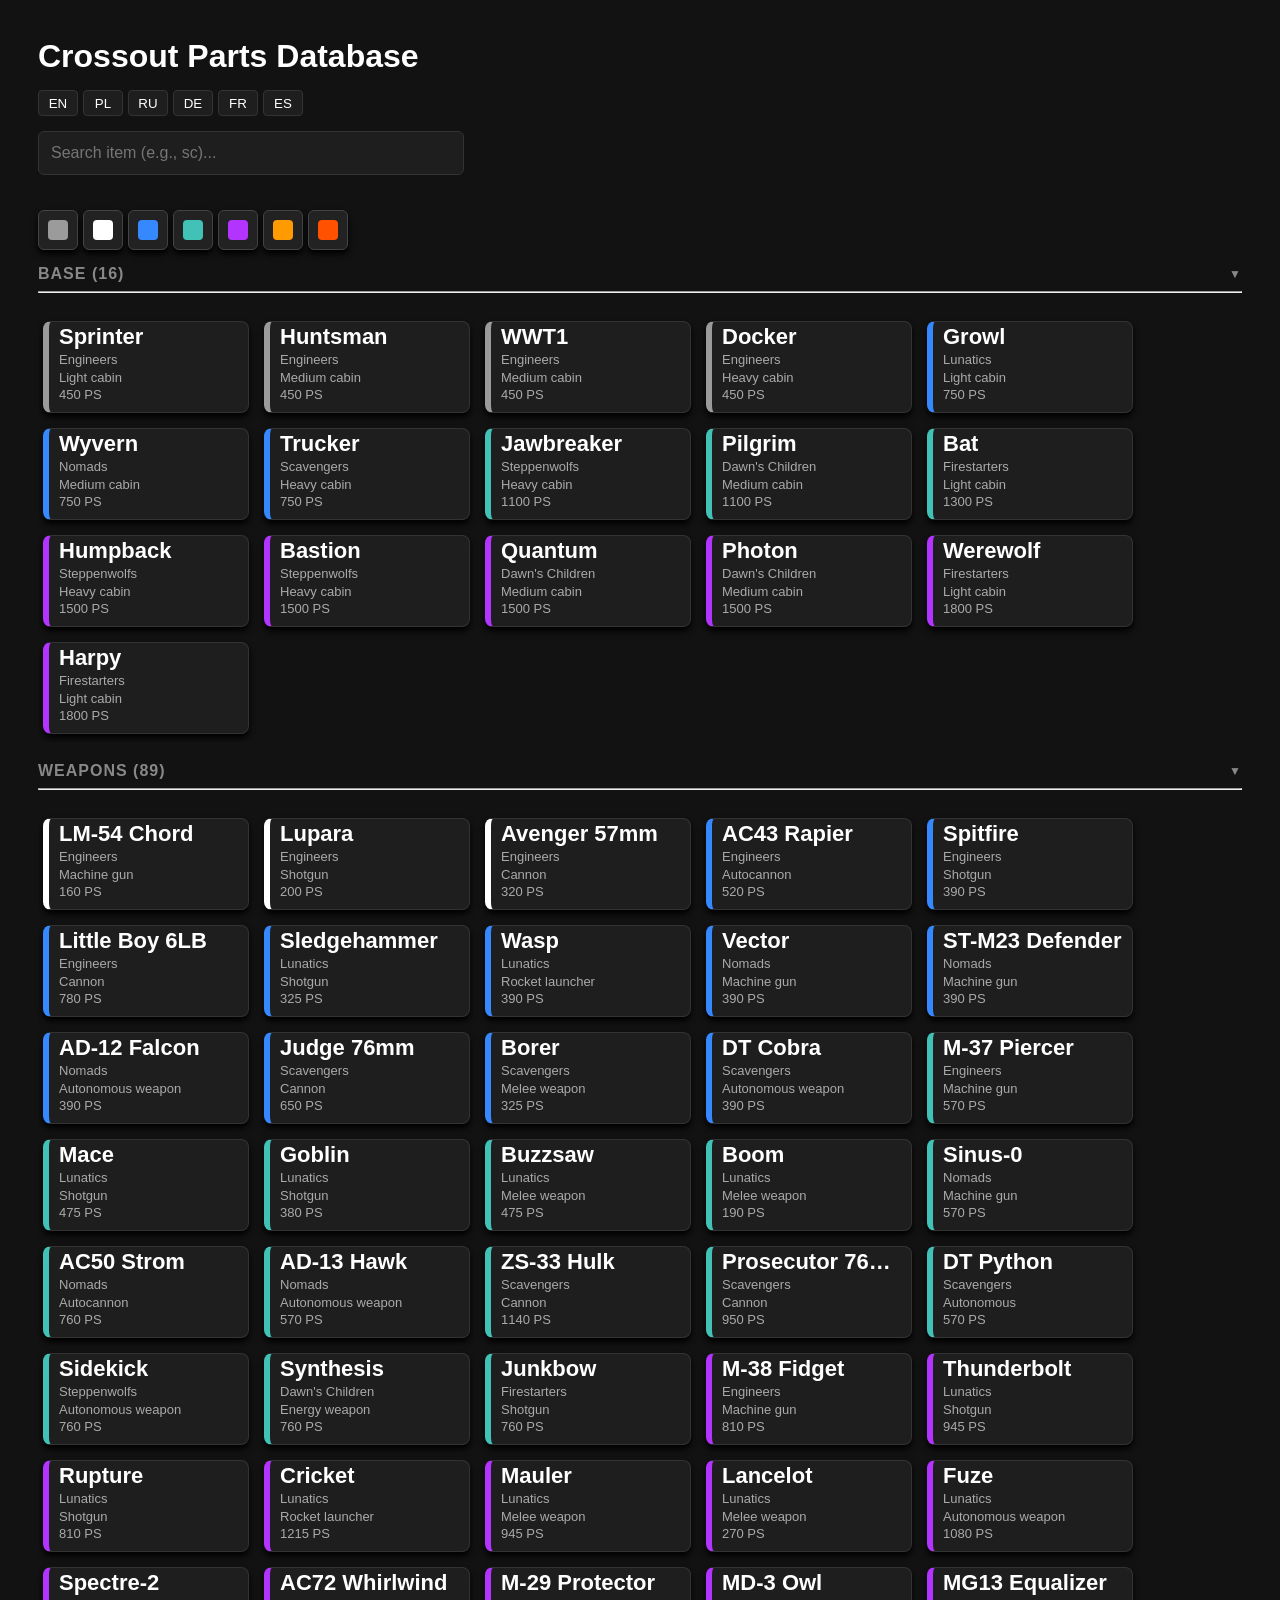
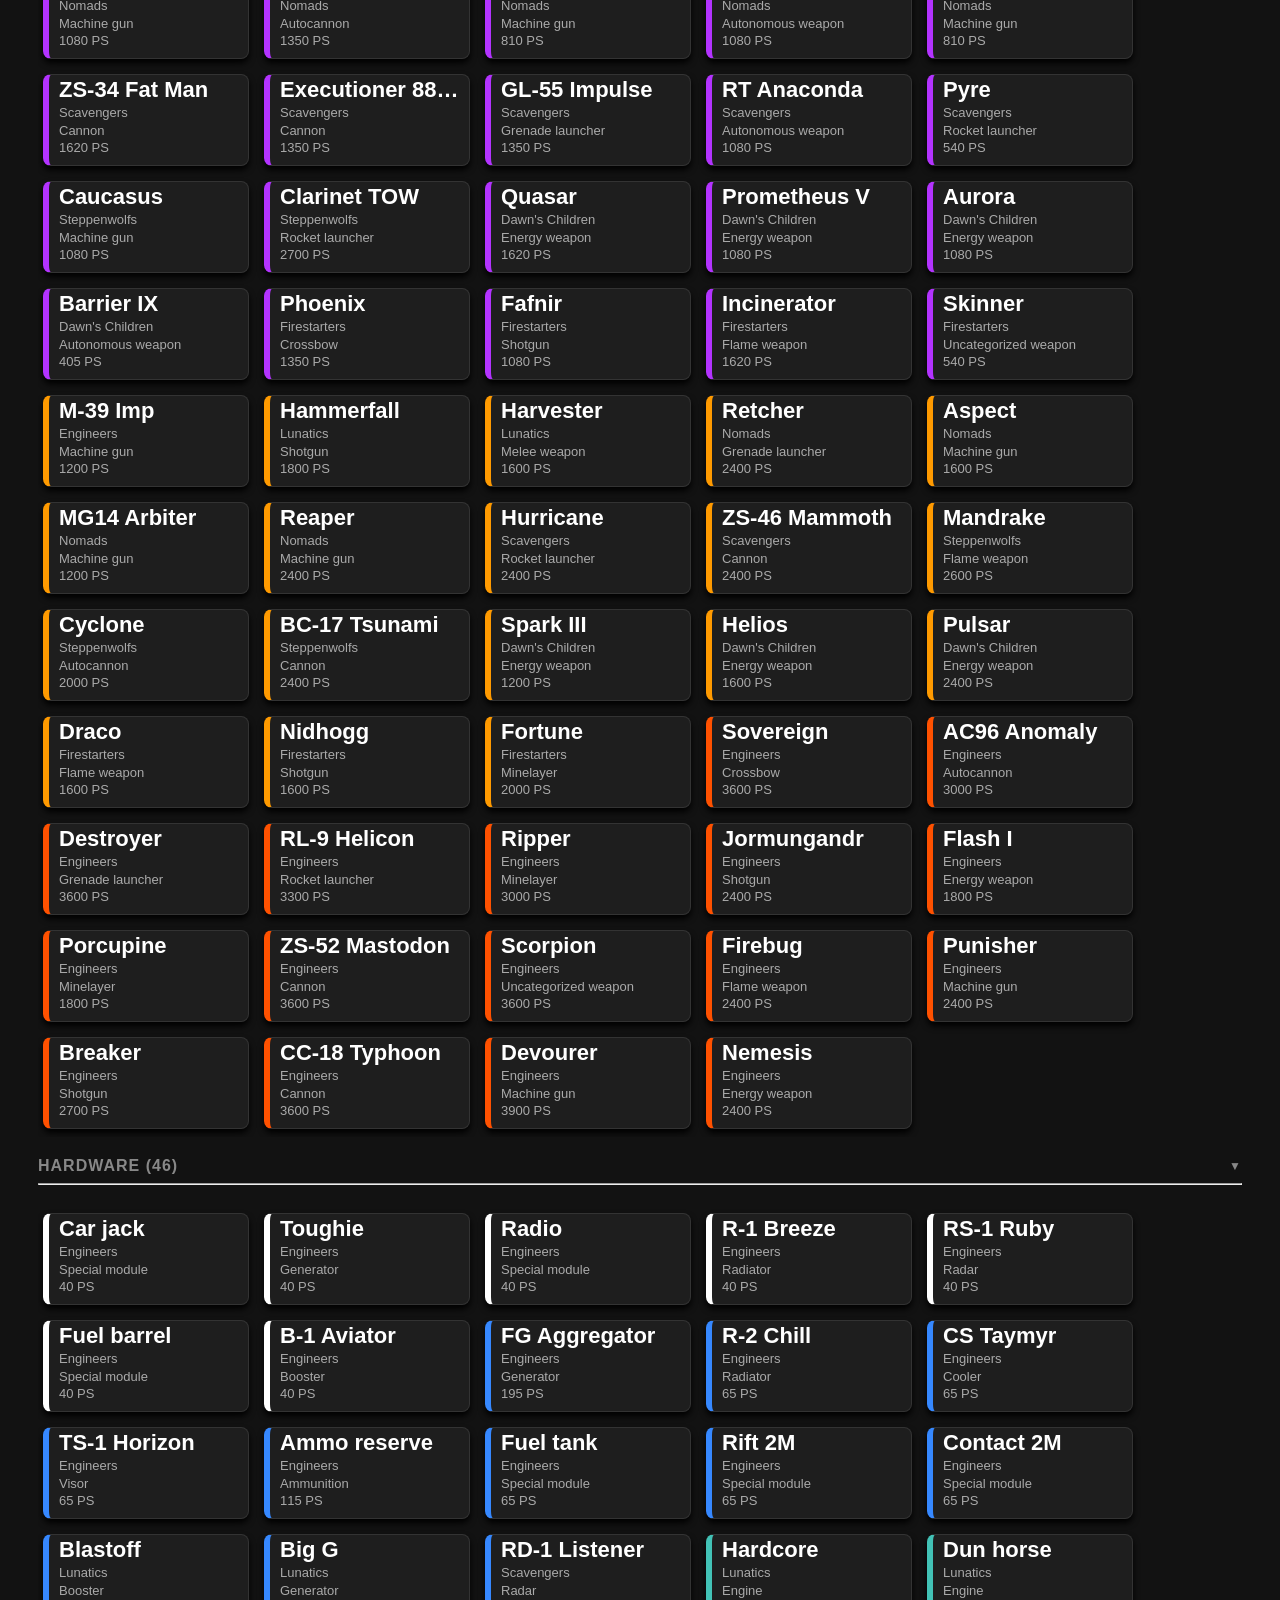
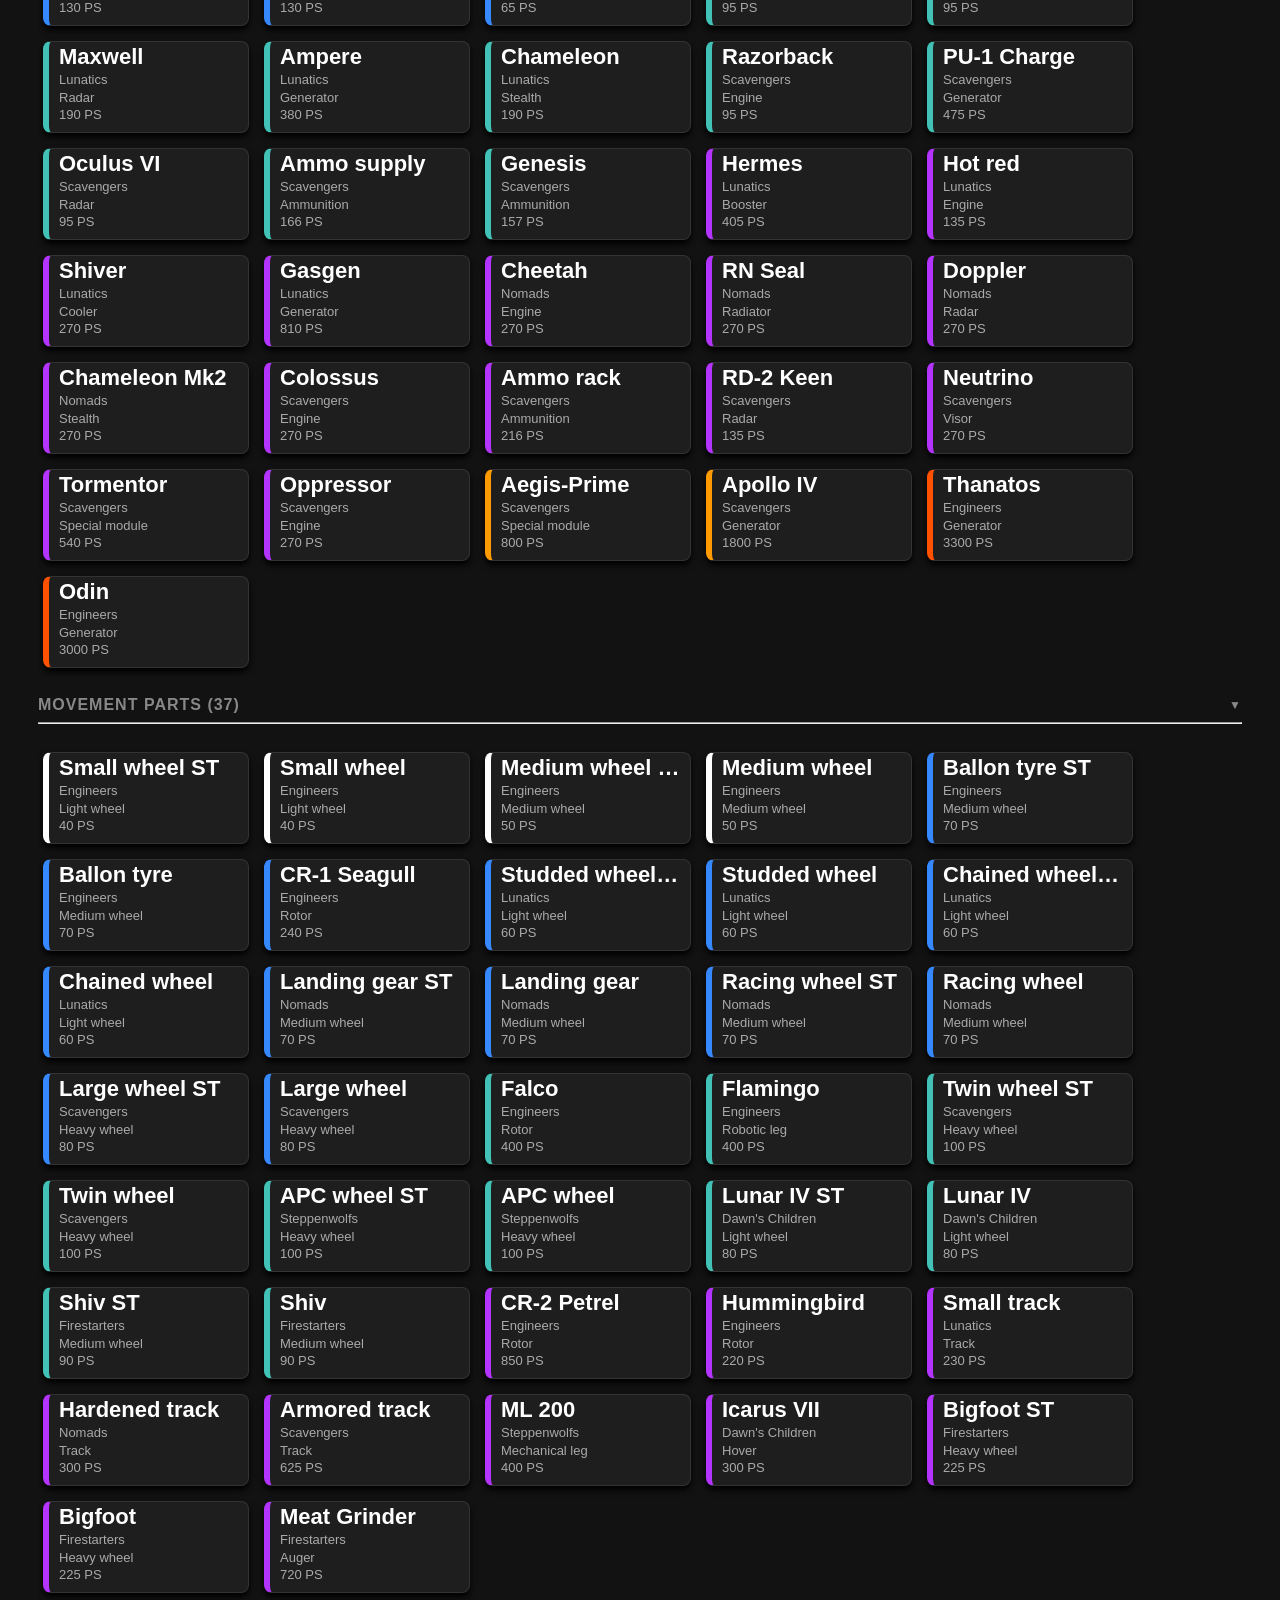
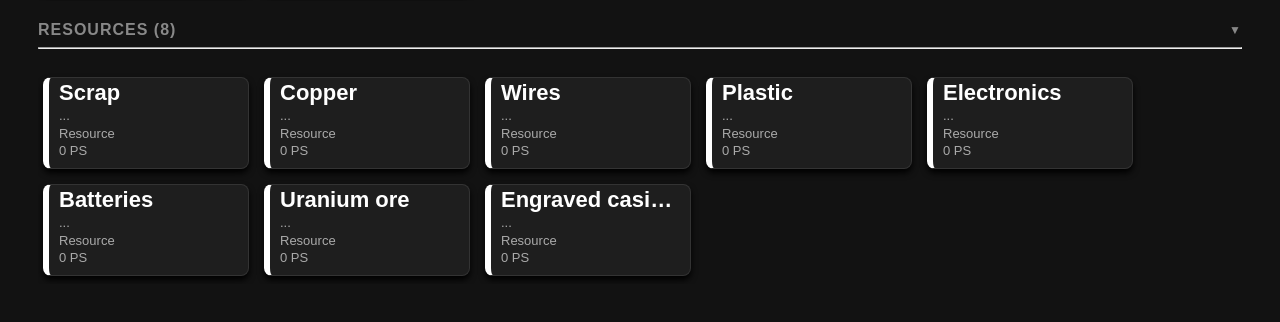
<file: index.html>
<!DOCTYPE html>
<html lang="en">
	<head>
		<meta charset="UTF-8">
		<meta name="viewport" content="width=device-width, initial-scale=1.0">
		<link rel="stylesheet" href="style.css">
		<title>CrossCalc</title>
	</head>
	<body>
		<h1 ccl="title" style="margin: 0 0 15px 0;">Crossout Parts Database</h1>
		<div class="langs-bar">
			<button class="lang-btn" onclick="setLanguage('en')">EN</button>
			<button class="lang-btn" onclick="setLanguage('pl')">PL</button>
			<button class="lang-btn" onclick="setLanguage('ru')">RU</button>
			<button class="lang-btn" onclick="setLanguage('de')">DE</button>
			<button class="lang-btn" onclick="setLanguage('fr')">FR</button>
			<button class="lang-btn" onclick="setLanguage('es')">ES</button>
		</div>
		<input type="text" id="searchInput" placeholder="Search item (e.g., sc)..." oninput="filterItems()">
		<div id="rare-choose" style="margin: 10px 0; display: flex; gap: 5px; flex-wrap: wrap;"></div>
		<div class="grid" id="itemsContainer"></div>
		<script src="script.js"></script>
	</body>
</html>
</file>
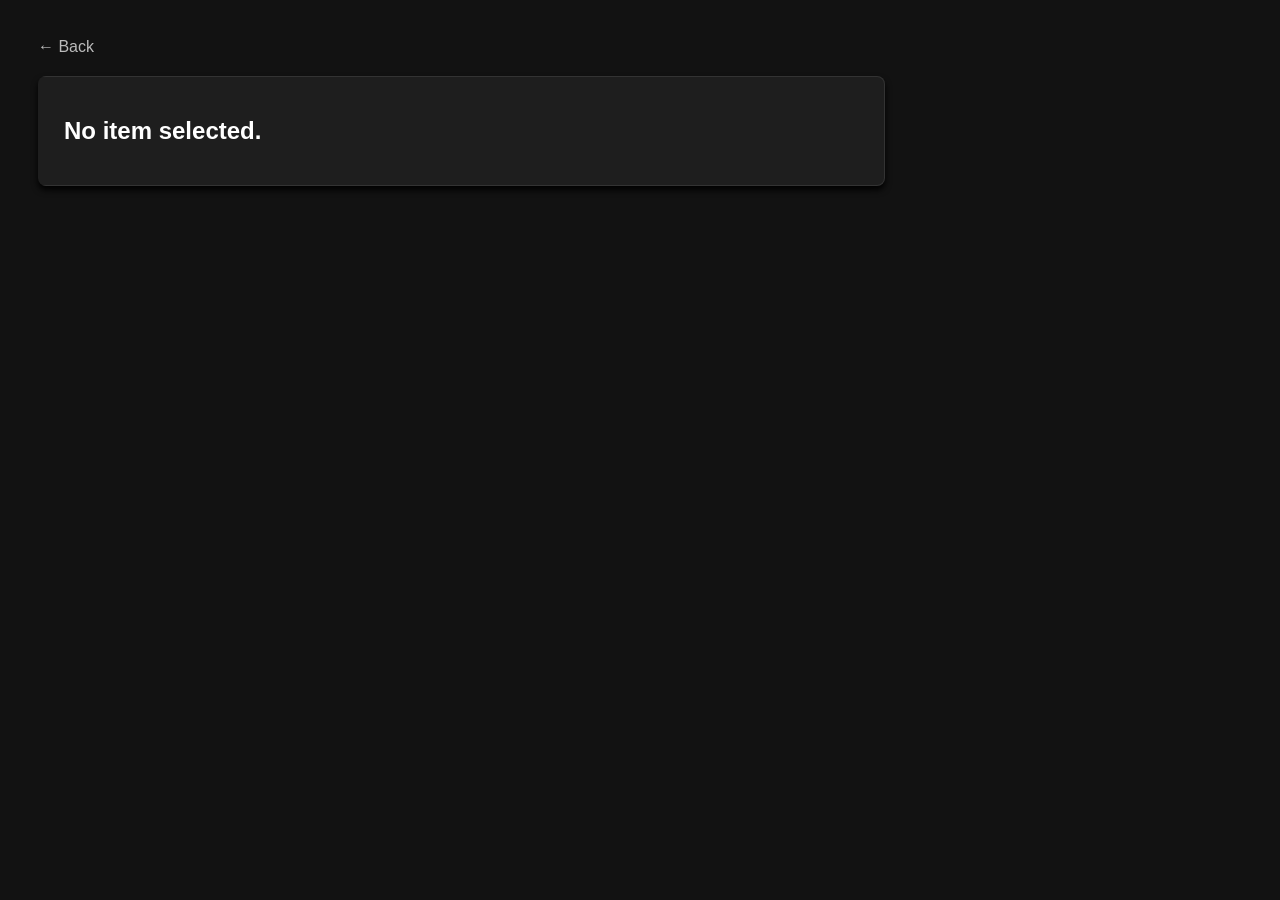
<file: item.html>
<!DOCTYPE html>
<html lang="en">
	<head>
		<meta charset="UTF-8">
		<meta name="viewport" content="width=device-width, initial-scale=1.0">
		<link rel="stylesheet" href="style.css">
		<title>Item details</title>
	</head>
	<body>
		<a href="index.html" ccl="back" class="back-link">← Back</a>
		<div class="details-box" id="itemDetails"><h2 ccl="loading">Loading...</h2></div>
		<script src="script.js"></script>
	</body>
</html>
</file>
<file: style.css>
:root { --clr-btn-border: #BBBBBB; }
body {
	font-family: Arial, sans-serif;
	background-color: #121212;
	color: #ffffff;
	padding: 30px;
}
.langs-bar {
	display: flex;
	gap: 5px;
	flex-wrap: wrap;
	margin-bottom: 15px;
}
.lang-btn {
	width: 40px; height: 26px;
	background-color: #1e1e1e;
	color: #fff;
	border: 1px solid #333;
	border-radius: 4px;
	text-align: center;
	cursor: pointer;
	transition-duration: 0.2s;
}
.lang-btn:hover {
	border-color: var(--clr-btn-border);
	box-shadow: 0 0 6px var(--clr-btn-border);
	transform: translateY(-3px);
}
.rare-btn {
	--rare: #0000;
	width: 40px; height: 40px;
	background-color: #222;
	box-shadow: 0 4px 6px #000;
	border: 1px solid #444;
	border-radius: 6px;
	cursor: pointer;
	display: inline-flex;
	align-items: center;
	justify-content: center;
	padding: 0;
	transition-duration: 0.2s;
}
.rare-btn[on] {
	background-color: #666;
	border-color: #fff;
}
.rare-btn:hover {
	background-color: #444;
	border-color: var(--rareb);
	box-shadow: 0 4px 6px var(--rareb);
	transform: translateY(-3px);
}
.rare-btn .rare-box {
	background-color: var(--rareb);
	width: 20px;
	height: 20px;
	border-radius: 4px;
}
#searchInput {
	width: 100%;
	max-width: 400px;
	padding: 12px;
	font-size: 16px;
	border-radius: 6px;
	border: 1px solid #333;
	background-color: #1e1e1e;
	color: #fff;
	margin-bottom: 25px;
	outline: none;
}
#searchInput:focus { border-color: var(--clr-btn-border); }
.grid {
	display: flex;
	flex-wrap: wrap;
	gap: 15px;
}
.card {
	--rare: #0000;
	background-color: #1e1e1e;
	border: 1px solid #333;
	border-left: 6px solid var(--rare);
	border-radius: 8px;
	width: 206px;
	height: 92px;
	display: flex;
	flex-direction: column;
	justify-content: space-between;
	text-align: left;
	padding: 10px;
	box-sizing: border-box;
	box-shadow: 0 4px 6px #000;
	transition-duration: 0.2s;
}
.card * {
	white-space: nowrap;
	overflow: hidden;
	text-overflow: ellipsis;
	min-width: 0;
}
.card:hover {
	transform: translateY(-3px);
	border-color: var(--rare);
	box-shadow: 0 4px 6px var(--rare);
	border-left: 6px solid var(--rare);
}
.back-link {
	display: inline-block;
	margin-bottom: 20px;
	color: var(--clr-btn-border);
	text-decoration: none;
}
.back-link:hover { text-decoration: underline; }
.details-box {
	--rare: #0000;
	background-color: #1e1e1e;
	border: 1px solid #333;
	border-left: 6px solid var(--rare);
	border-radius: 8px;
	padding: 20px;
	max-width: 800px;
	box-shadow: 0 4px 6px #000;
}
.craft-section {
	margin-top: 20px;
	border-top: 1px solid #333;
}
.craft-section h3 {
	font-size: 16px;
	margin-bottom: 10px;
	color: #ccc;
}
.craft-grid {
	display: flex;
	flex-wrap: wrap;
	gap: 10px;
}
stit {
	font-size: 22px;
	font-weight: bold;
	margin-top: -8px;
}
tit {
	font-size: 32px;
	font-weight: bold;
}
id {
	font-size: 14px;
	color: #444;
	margin-left: 8px;
}
sdes {
	font-size: 13px;
	color: #AAA;
	display: block;
}
des {
	font-size: 16px;
	color: #AAA;
	display: block;
}
sl { text-transform: capitalize; }
.category-separator {
	width: 100%;
	cursor: pointer;
	user-select: none;
}
.category-separator h3 {
	color: #888;
	font-size: 16px;
	margin-top: 5px;
	margin-bottom: 5px;
	text-transform: uppercase;
	letter-spacing: 1px;
	display: flex;
	justify-content: space-between;
	align-items: center;
}
.category-separator:hover h3 { color: #fff; }
.category-separator .collapse-arrow {
	transition: transform 0.3s ease;
	font-size: 12px;
}
.category-separator.collapsed .collapse-arrow { transform: rotate(-90deg); }
.category-collapse-wrapper {
	display: grid;
	grid-template-rows: 1fr;
	transition: grid-template-rows 0.3s ease, opacity 0.3s ease, margin 0.3s ease;
	opacity: 1;
	width: 100%;
	padding-bottom: 8px;
}
.category-collapse-wrapper > div,
.category-collapse-wrapper {
	display: flex;
	flex-wrap: wrap;
	gap: 15px;
	max-height: 2000px;
	transition: max-height 0.3s ease, opacity 0.3s ease, margin-bottom 0.3s ease;
	padding-top: 5px;
	padding-left: 5px;
	overflow: hidden;
}
.category-collapse-wrapper {
	display: grid;
	grid-template-columns: repeat(auto-fill, minmax(200px, 1fr));
	gap: 15px;
}
.category-collapse-wrapper {
	display: flex;
	flex-wrap: wrap;
	gap: 15px;
	max-height: 2000px;
	transition: max-height 0.3s ease, opacity 0.3s ease, margin-bottom 0.3s ease;
}
.category-collapse-wrapper[collapsed] {
	max-height: 0;
	opacity: 0;
	margin-bottom: 0;
	padding-top: 0;
	pointer-events: none;
}
.market-calculator hr {
	border: none;
	border-top: 1px solid #333;
	margin: 15px 0;
}
.market-inputs-grid {
	display: flex;
	flex-wrap: wrap;
	gap: 10px;
	margin-bottom: 15px;
}
.market-input-group { width: 200px; }
.market-price-input,
.market-sell-input {
	width: 100%;
	background: #1a1a1a;
	border: 1px solid #444;
	color: #fff;
	padding: 5px 8px;
	border-radius: 4px;
	box-sizing: border-box;
}
.market-sell-input {
	padding: 6px 8px;
	margin-top: 4px;
}
.market-total-box {
	background: #1e1e1e;
	padding: 0px;
	border-radius: 6px;
	margin-bottom: 10px;
}
.market-total-value {
	color: #42c2b6;
	font-weight: bold;
}
.market-profit-box { margin-top: 8px; }
.market-profit-value {
	color: #ff9a00;
	font-weight: bold;
}
</file>
